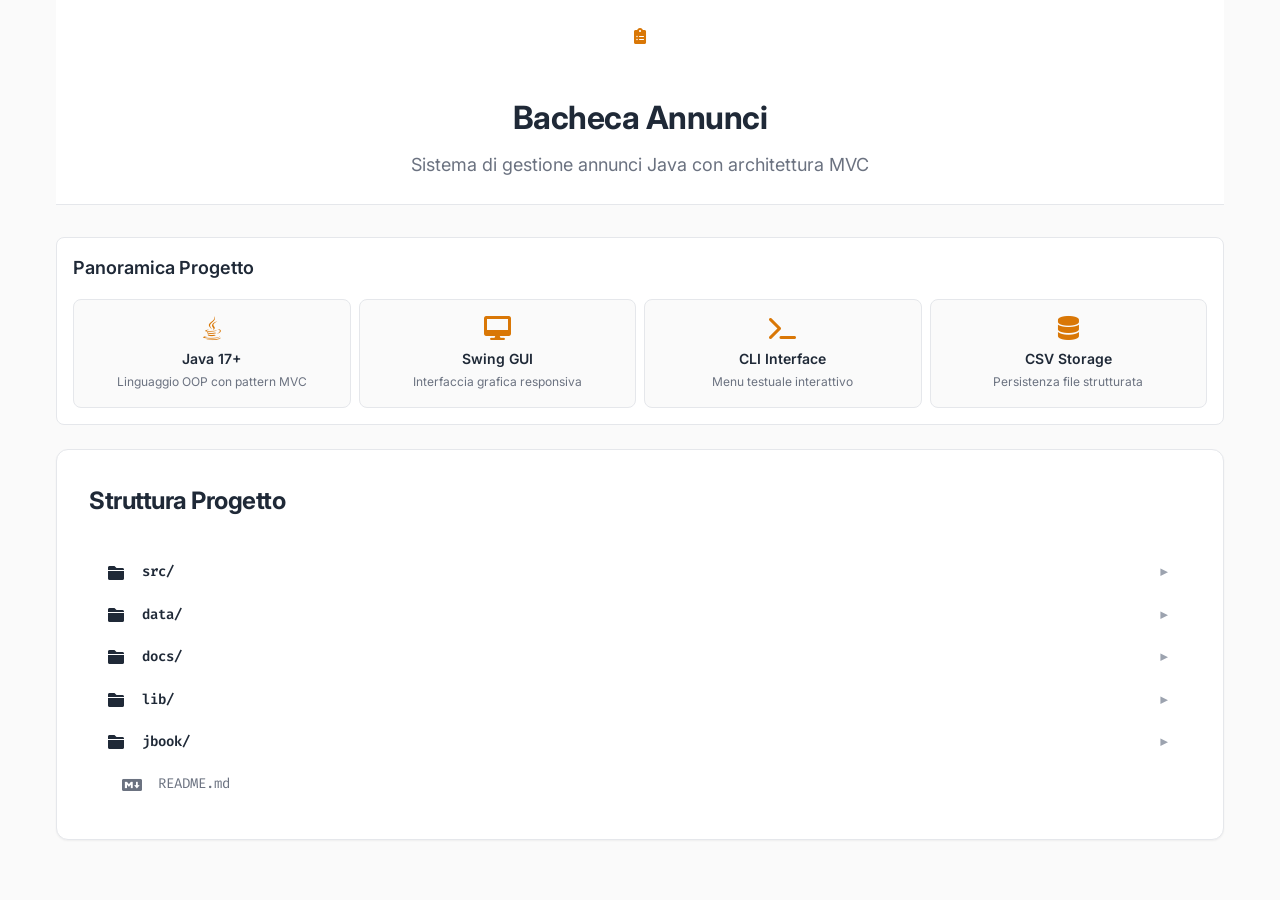
<file: index.html>
<!DOCTYPE html>
<html lang="it">
<head>
    <meta charset="UTF-8">
    <meta name="viewport" content="width=device-width, initial-scale=1.0">
    <title>Bacheca Annunci - Documentazione Progetto</title>
    <link rel="stylesheet" href="style.css">
    <link rel="stylesheet" href="https://cdnjs.cloudflare.com/ajax/libs/font-awesome/6.0.0/css/all.min.css">
    <link rel="preconnect" href="https://fonts.googleapis.com">
    <link rel="preconnect" href="https://fonts.gstatic.com" crossorigin>
    <link href="https://fonts.googleapis.com/css2?family=Inter:wght@300;400;500;600;700&family=Fira+Code:wght@300;400;500;600&display=swap" rel="stylesheet">
    <link rel="icon" href="data:image/svg+xml,<svg xmlns='http://www.w3.org/2000/svg' viewBox='0 0 100 100'><text y='.9em' font-size='90'>📋</text></svg>" type="image/svg+xml">
</head>
<body>
    <div class="container">
        <header class="header">
            <div class="header-content">
                <i class="fas fa-clipboard-list header-icon"></i>
                <h1>Bacheca Annunci</h1>
                <p>Sistema di gestione annunci Java con architettura MVC</p>
            </div>
        </header>

        <main class="main-content">
            <section class="project-overview">
                <h2>Panoramica Progetto</h2>
                <div class="overview-grid">
                    <div class="overview-card">
                        <i class="fab fa-java"></i>
                        <h3>Java 17+</h3>
                        <p>Linguaggio OOP con pattern MVC</p>
                    </div>
                    <div class="overview-card">
                        <i class="fas fa-desktop"></i>
                        <h3>Swing GUI</h3>
                        <p>Interfaccia grafica responsiva</p>
                    </div>
                    <div class="overview-card">
                        <i class="fas fa-terminal"></i>
                        <h3>CLI Interface</h3>
                        <p>Menu testuale interattivo</p>
                    </div>
                    <div class="overview-card">
                        <i class="fas fa-database"></i>
                        <h3>CSV Storage</h3>
                        <p>Persistenza file strutturata</p>
                    </div>
                </div>
            </section>

            <section class="file-explorer">
                <h2>Struttura Progetto</h2>
                <div class="file-tree">
                    <div class="file-item folder" data-type="folder" data-path="src">
                        <i class="fas fa-folder"></i>
                        <span>src/</span>
                        <span class="expand-icon">▶</span>
                    </div>
                    <div class="file-children hidden" data-parent="src">
                        <div class="file-item folder" data-type="folder" data-path="src/bacheca">
                            <i class="fas fa-folder"></i>
                            <span>bacheca/</span>
                            <span class="expand-icon">▶</span>
                        </div>
                        <div class="file-children hidden" data-parent="src/bacheca">
                            <div class="file-item file" data-type="file" data-path="src/bacheca/Annuncio.java">
                                <i class="fab fa-java"></i>
                                <span>Annuncio.java</span>
                            </div>
                            <div class="file-item file" data-type="file" data-path="src/bacheca/AnnuncioAcquisto.java">
                                <i class="fab fa-java"></i>
                                <span>AnnuncioAcquisto.java</span>
                            </div>
                            <div class="file-item file" data-type="file" data-path="src/bacheca/AnnuncioVendita.java">
                                <i class="fab fa-java"></i>
                                <span>AnnuncioVendita.java</span>
                            </div>
                            <div class="file-item file" data-type="file" data-path="src/bacheca/Bacheca.java">
                                <i class="fab fa-java"></i>
                                <span>Bacheca.java</span>
                            </div>
                            <div class="file-item file" data-type="file" data-path="src/bacheca/Utente.java">
                                <i class="fab fa-java"></i>
                                <span>Utente.java</span>
                            </div>
                        </div>
                        
                        <div class="file-item folder" data-type="folder" data-path="src/controller">
                            <i class="fas fa-folder"></i>
                            <span>controller/</span>
                            <span class="expand-icon">▶</span>
                        </div>
                        <div class="file-children hidden" data-parent="src/controller">
                            <div class="file-item file" data-type="file" data-path="src/controller/GestoreBacheca.java">
                                <i class="fab fa-java"></i>
                                <span>GestoreBacheca.java</span>
                            </div>
                            <div class="file-item file" data-type="file" data-path="src/controller/GestoreBachecaImpl.java">
                                <i class="fab fa-java"></i>
                                <span>GestoreBachecaImpl.java</span>
                            </div>
                            <div class="file-item file" data-type="file" data-path="src/controller/GestoreUtenti.java">
                                <i class="fab fa-java"></i>
                                <span>GestoreUtenti.java</span>
                            </div>
                            <div class="file-item file" data-type="file" data-path="src/controller/GestoreUtentiImpl.java">
                                <i class="fab fa-java"></i>
                                <span>GestoreUtentiImpl.java</span>
                            </div>
                        </div>
                        
                        <div class="file-item folder" data-type="folder" data-path="src/view">
                            <i class="fas fa-folder"></i>
                            <span>view/</span>
                            <span class="expand-icon">▶</span>
                        </div>
                        <div class="file-children hidden" data-parent="src/view">
                            <div class="file-item folder" data-type="folder" data-path="src/view/cli">
                                <i class="fas fa-folder"></i>
                                <span>cli/</span>
                                <span class="expand-icon">▶</span>
                            </div>
                            <div class="file-children hidden" data-parent="src/view/cli">
                                <div class="file-item file" data-type="file" data-path="src/view/cli/MainCLI.java">
                                    <i class="fab fa-java"></i>
                                    <span>MainCLI.java</span>
                                </div>
                                <div class="file-item file" data-type="file" data-path="src/view/cli/StartApp.java">
                                    <i class="fab fa-java"></i>
                                    <span>StartApp.java</span>
                                </div>
                            </div>
                            
                            <div class="file-item folder" data-type="folder" data-path="src/view/frontend">
                                <i class="fas fa-folder"></i>
                                <span>frontend/</span>
                                <span class="expand-icon">▶</span>
                            </div>
                            <div class="file-children hidden" data-parent="src/view/frontend">
                                <div class="file-item file" data-type="file" data-path="src/view/frontend/MainGUI.java">
                                    <i class="fab fa-java"></i>
                                    <span>MainGUI.java</span>
                                </div>
                            </div>
                        </div>
                        
                        <div class="file-item folder" data-type="folder" data-path="src/eccezioni">
                            <i class="fas fa-folder"></i>
                            <span>eccezioni/</span>
                            <span class="expand-icon">▶</span>
                        </div>
                        <div class="file-children hidden" data-parent="src/eccezioni">
                            <div class="file-item file" data-type="file" data-path="src/eccezioni/BachecaException.java">
                                <i class="fab fa-java"></i>
                                <span>BachecaException.java</span>
                            </div>
                            <div class="file-item file" data-type="file" data-path="src/eccezioni/DatiNonValidiException.java">
                                <i class="fab fa-java"></i>
                                <span>DatiNonValidiException.java</span>
                            </div>
                            <div class="file-item file" data-type="file" data-path="src/eccezioni/FileBachecaException.java">
                                <i class="fab fa-java"></i>
                                <span>FileBachecaException.java</span>
            </div>
                            <div class="file-item file" data-type="file" data-path="src/eccezioni/GestoreBachecaException.java">
                                <i class="fab fa-java"></i>
                                <span>GestoreBachecaException.java</span>
                            </div>
                            <div class="file-item file" data-type="file" data-path="src/eccezioni/OperazioneNonValidaException.java">
                                <i class="fab fa-java"></i>
                                <span>OperazioneNonValidaException.java</span>
                            </div>
                        </div>
                        
                        <div class="file-item folder" data-type="folder" data-path="src/test">
                            <i class="fas fa-folder"></i>
                            <span>test/</span>
                            <span class="expand-icon">▶</span>
                        </div>
                        <div class="file-children hidden" data-parent="src/test">
                            <div class="file-item file" data-type="file" data-path="src/test/TestAnnuncioVendita.java">
                                <i class="fab fa-java"></i>
                                <span>TestAnnuncioVendita.java</span>
                            </div>
                            <div class="file-item file" data-type="file" data-path="src/test/TestUtente.java">
                                <i class="fab fa-java"></i>
                                <span>TestUtente.java</span>
                            </div>
                        </div>
                    </div>
                    
                    <div class="file-item folder" data-type="folder" data-path="data">
                        <i class="fas fa-folder"></i>
                        <span>data/</span>
                        <span class="expand-icon">▶</span>
                    </div>
                    <div class="file-children hidden" data-parent="data">
                        <div class="file-item file" data-type="file" data-path="data/annunci.csv">
                            <i class="fas fa-file-csv"></i>
                            <span>annunci.csv</span>
                        </div>
                    </div>
                    
                    <div class="file-item folder" data-type="folder" data-path="docs">
                        <i class="fas fa-folder"></i>
                        <span>docs/</span>
                        <span class="expand-icon">▶</span>
                    </div>
                    <div class="file-children hidden" data-parent="docs">
                        <div class="file-item file" data-type="file" data-path="docs/Progetto 24-25.pdf">
                            <i class="fas fa-file-pdf"></i>
                            <span>Progetto 24-25.pdf</span>
                        </div>
                    </div>
                    
                    <div class="file-item folder" data-type="folder" data-path="lib">
                        <i class="fas fa-folder"></i>
                        <span>lib/</span>
                        <span class="expand-icon">▶</span>
                    </div>
                    <div class="file-children hidden" data-parent="lib">
                        <div class="file-item file" data-type="file" data-path="lib/junit-jupiter-api-5.12.0-RC1.jar">
                            <i class="fab fa-java"></i>
                            <span>junit-jupiter-api-5.12.0-RC1.jar</span>
                        </div>
                    </div>
                    
                    <div class="file-item folder" data-type="folder" data-path="jbook">
                        <i class="fas fa-folder"></i>
                        <span>jbook/</span>
                        <span class="expand-icon">▶</span>
                    </div>
                    <div class="file-children hidden" data-parent="jbook">
                        <div class="file-item folder" data-type="folder" data-path="jbook/util">
                            <i class="fas fa-folder"></i>
                            <span>util/</span>
                            <span class="expand-icon">▶</span>
                        </div>
                        <div class="file-children hidden" data-parent="jbook/util">
                            <div class="file-item file" data-type="file" data-path="jbook/util/Input.java">
                                <i class="fab fa-java"></i>
                                <span>Input.java</span>
                            </div>
                        </div>
                    </div>
                    
                    <div class="file-item file" data-type="file" data-path="README.md">
                        <i class="fab fa-markdown"></i>
                        <span>README.md</span>
                    </div>
                </div>
            </section>
        </main>
    </div>

    <!-- Modal per dettagli file -->
    <div class="modal" id="fileModal">
        <div class="modal-content">
            <span class="close">&times;</span>
            <div class="modal-header">
                <i id="modalIcon" class="fas fa-file"></i>
                <h2 id="modalTitle"></h2>
            </div>
            <div class="modal-body">
                <div class="file-info">
                    <h3>Descrizione</h3>
                    <p id="modalDescription"></p>
                </div>
                <div class="file-dependencies">
                    <h3>Dipendenze</h3>
                    <ul id="modalDependencies"></ul>
                </div>
                <div class="file-usage">
                    <h3>Utilizzo</h3>
                    <p id="modalUsage"></p>
                </div>
            </div>
        </div>
    </div>

    <script src="script.js"></script>
</body>
</html>
</file>
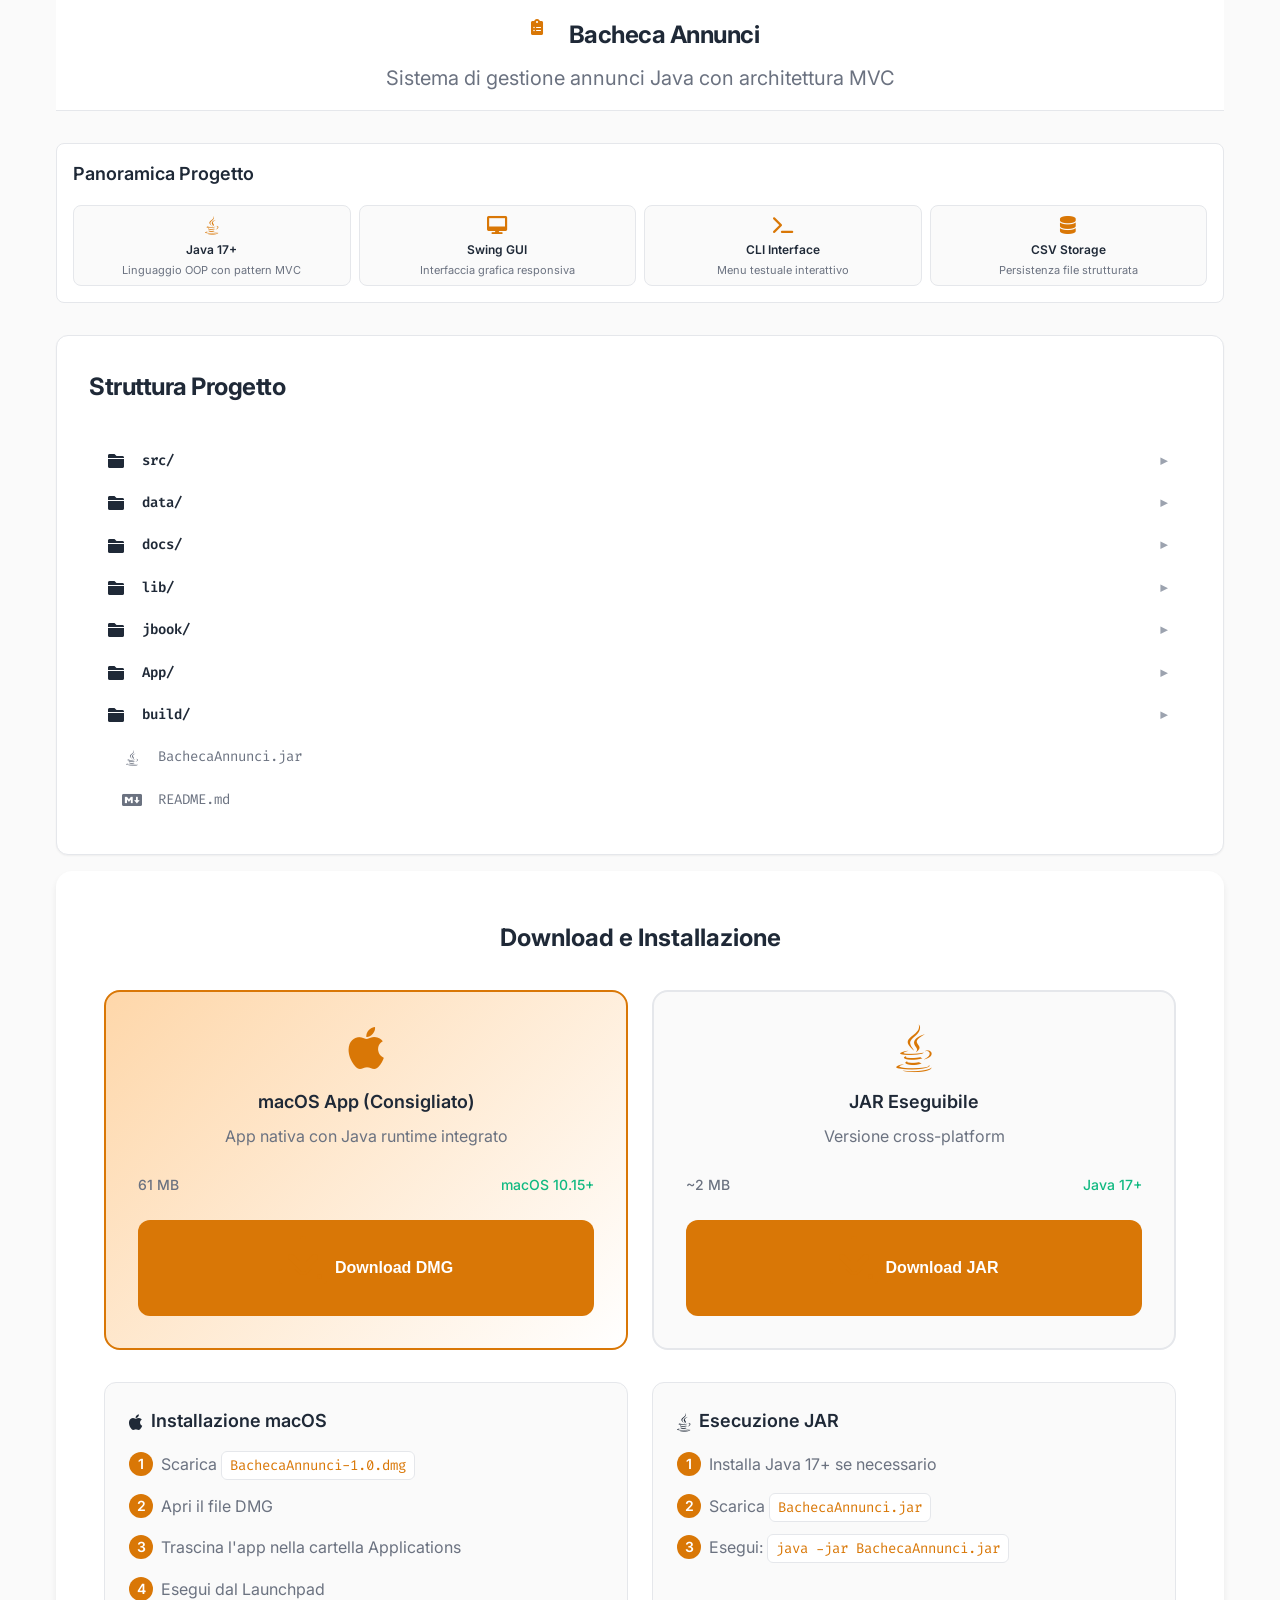
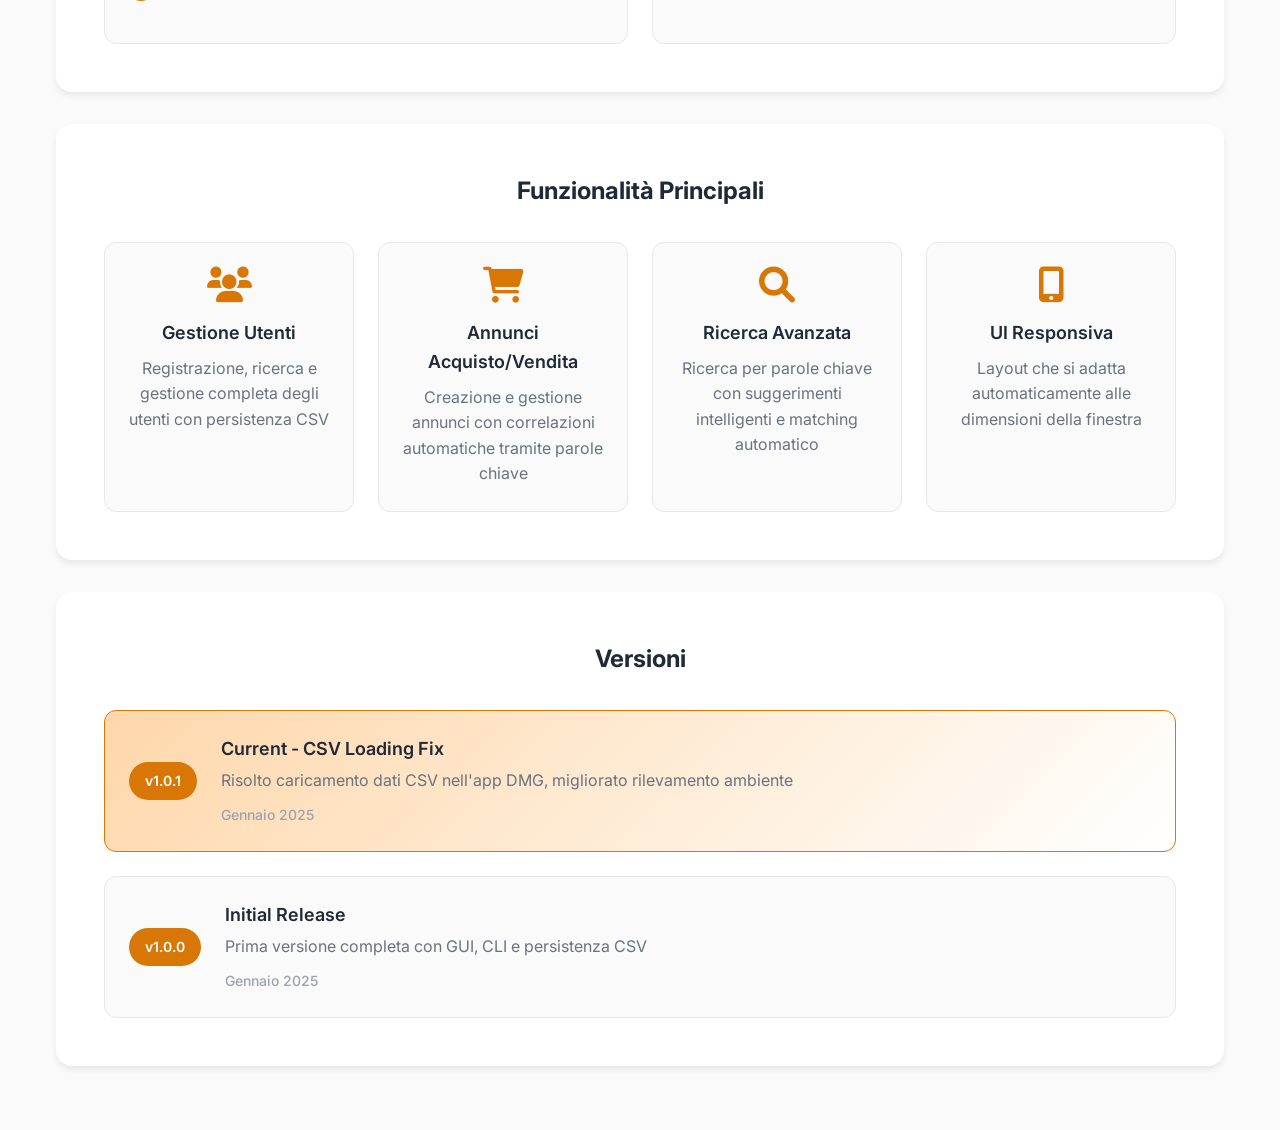
<file: website/index.html>
<!DOCTYPE html>
<html lang="it">
<head>
    <meta charset="UTF-8">
    <meta name="viewport" content="width=device-width, initial-scale=1.0">
    <title>Bacheca Annunci - Documentazione Progetto</title>
    <link rel="stylesheet" href="style.css">
    <link rel="stylesheet" href="https://cdnjs.cloudflare.com/ajax/libs/font-awesome/6.0.0/css/all.min.css">
    <link rel="preconnect" href="https://fonts.googleapis.com">
    <link rel="preconnect" href="https://fonts.gstatic.com" crossorigin>
    <link href="https://fonts.googleapis.com/css2?family=Inter:wght@300;400;500;600;700&family=Fira+Code:wght@300;400;500;600&display=swap" rel="stylesheet">
    <link rel="icon" href="data:image/svg+xml,<svg xmlns='http://www.w3.org/2000/svg' viewBox='0 0 100 100'><text y='.9em' font-size='90'>📋</text></svg>" type="image/svg+xml">
</head>
<body>
    <div class="container">
        <header class="header">
            <div class="header-content">
                <div class="header-top">
                    <i class="fas fa-clipboard-list header-icon"></i>
                    <h1>Bacheca Annunci</h1>
                </div>
                <p>Sistema di gestione annunci Java con architettura MVC</p>
            </div>
        </header>

        <main class="main-content">
            <section class="project-overview">
                <h2>Panoramica Progetto</h2>
                <div class="overview-grid">
                    <div class="overview-card">
                        <i class="fab fa-java"></i>
                        <h3>Java 17+</h3>
                        <p>Linguaggio OOP con pattern MVC</p>
                    </div>
                    <div class="overview-card">
                        <i class="fas fa-desktop"></i>
                        <h3>Swing GUI</h3>
                        <p>Interfaccia grafica responsiva</p>
                    </div>
                    <div class="overview-card">
                        <i class="fas fa-terminal"></i>
                        <h3>CLI Interface</h3>
                        <p>Menu testuale interattivo</p>
                    </div>
                    <div class="overview-card">
                        <i class="fas fa-database"></i>
                        <h3>CSV Storage</h3>
                        <p>Persistenza file strutturata</p>
                    </div>
                </div>
            </section>

            <section class="file-explorer">
                <h2>Struttura Progetto</h2>
                <div class="file-tree">
                    <div class="file-item folder" data-type="folder" data-path="src">
                        <i class="fas fa-folder"></i>
                        <span>src/</span>
                        <span class="expand-icon">▶</span>
                    </div>
                    <div class="file-children hidden" data-parent="src">
                        <div class="file-item folder" data-type="folder" data-path="src/bacheca">
                            <i class="fas fa-folder"></i>
                            <span>bacheca/</span>
                            <span class="expand-icon">▶</span>
                        </div>
                        <div class="file-children hidden" data-parent="src/bacheca">
                            <div class="file-item file" data-type="file" data-path="src/bacheca/Annuncio.java">
                                <i class="fab fa-java"></i>
                                <span>Annuncio.java</span>
                            </div>
                            <div class="file-item file" data-type="file" data-path="src/bacheca/AnnuncioAcquisto.java">
                                <i class="fab fa-java"></i>
                                <span>AnnuncioAcquisto.java</span>
                            </div>
                            <div class="file-item file" data-type="file" data-path="src/bacheca/AnnuncioVendita.java">
                                <i class="fab fa-java"></i>
                                <span>AnnuncioVendita.java</span>
                            </div>
                            <div class="file-item file" data-type="file" data-path="src/bacheca/Bacheca.java">
                                <i class="fab fa-java"></i>
                                <span>Bacheca.java</span>
                            </div>
                            <div class="file-item file" data-type="file" data-path="src/bacheca/Utente.java">
                                <i class="fab fa-java"></i>
                                <span>Utente.java</span>
                            </div>
                        </div>
                        
                        <div class="file-item folder" data-type="folder" data-path="src/controller">
                            <i class="fas fa-folder"></i>
                            <span>controller/</span>
                            <span class="expand-icon">▶</span>
                        </div>
                        <div class="file-children hidden" data-parent="src/controller">
                            <div class="file-item file" data-type="file" data-path="src/controller/GestoreBacheca.java">
                                <i class="fab fa-java"></i>
                                <span>GestoreBacheca.java</span>
                            </div>
                            <div class="file-item file" data-type="file" data-path="src/controller/GestoreBachecaImpl.java">
                                <i class="fab fa-java"></i>
                                <span>GestoreBachecaImpl.java</span>
                            </div>
                            <div class="file-item file" data-type="file" data-path="src/controller/GestoreUtenti.java">
                                <i class="fab fa-java"></i>
                                <span>GestoreUtenti.java</span>
                            </div>
                            <div class="file-item file" data-type="file" data-path="src/controller/GestoreUtentiImpl.java">
                                <i class="fab fa-java"></i>
                                <span>GestoreUtentiImpl.java</span>
                            </div>
                        </div>
                        
                        <div class="file-item folder" data-type="folder" data-path="src/view">
                            <i class="fas fa-folder"></i>
                            <span>view/</span>
                            <span class="expand-icon">▶</span>
                        </div>
                        <div class="file-children hidden" data-parent="src/view">
                            <div class="file-item folder" data-type="folder" data-path="src/view/cli">
                                <i class="fas fa-folder"></i>
                                <span>cli/</span>
                                <span class="expand-icon">▶</span>
                            </div>
                            <div class="file-children hidden" data-parent="src/view/cli">
                                <div class="file-item file" data-type="file" data-path="src/view/cli/MainCLI.java">
                                    <i class="fab fa-java"></i>
                                    <span>MainCLI.java</span>
                                </div>
                                <div class="file-item file" data-type="file" data-path="src/view/cli/StartApp.java">
                                    <i class="fab fa-java"></i>
                                    <span>StartApp.java</span>
                                </div>
                            </div>
                            
                            <div class="file-item folder" data-type="folder" data-path="src/view/frontend">
                                <i class="fas fa-folder"></i>
                                <span>frontend/</span>
                                <span class="expand-icon">▶</span>
                            </div>
                            <div class="file-children hidden" data-parent="src/view/frontend">
                                <div class="file-item file" data-type="file" data-path="src/view/frontend/MainGUI.java">
                                    <i class="fab fa-java"></i>
                                    <span>MainGUI.java</span>
                                </div>
                            </div>
                        </div>
                        
                        <div class="file-item folder" data-type="folder" data-path="src/eccezioni">
                            <i class="fas fa-folder"></i>
                            <span>eccezioni/</span>
                            <span class="expand-icon">▶</span>
                        </div>
                        <div class="file-children hidden" data-parent="src/eccezioni">
                            <div class="file-item file" data-type="file" data-path="src/eccezioni/BachecaException.java">
                                <i class="fab fa-java"></i>
                                <span>BachecaException.java</span>
                            </div>
                            <div class="file-item file" data-type="file" data-path="src/eccezioni/DatiNonValidiException.java">
                                <i class="fab fa-java"></i>
                                <span>DatiNonValidiException.java</span>
                            </div>
                            <div class="file-item file" data-type="file" data-path="src/eccezioni/FileBachecaException.java">
                                <i class="fab fa-java"></i>
                                <span>FileBachecaException.java</span>
            </div>
                            <div class="file-item file" data-type="file" data-path="src/eccezioni/GestoreBachecaException.java">
                                <i class="fab fa-java"></i>
                                <span>GestoreBachecaException.java</span>
                            </div>
                            <div class="file-item file" data-type="file" data-path="src/eccezioni/OperazioneNonValidaException.java">
                                <i class="fab fa-java"></i>
                                <span>OperazioneNonValidaException.java</span>
                            </div>
                        </div>
                        
                        <div class="file-item folder" data-type="folder" data-path="src/test">
                            <i class="fas fa-folder"></i>
                            <span>test/</span>
                            <span class="expand-icon">▶</span>
                        </div>
                        <div class="file-children hidden" data-parent="src/test">
                            <div class="file-item file" data-type="file" data-path="src/test/TestAnnuncioVendita.java">
                                <i class="fab fa-java"></i>
                                <span>TestAnnuncioVendita.java</span>
                            </div>
                            <div class="file-item file" data-type="file" data-path="src/test/TestUtente.java">
                                <i class="fab fa-java"></i>
                                <span>TestUtente.java</span>
                            </div>
                        </div>
                    </div>
                    
                    <div class="file-item folder" data-type="folder" data-path="data">
                        <i class="fas fa-folder"></i>
                        <span>data/</span>
                        <span class="expand-icon">▶</span>
                    </div>
                    <div class="file-children hidden" data-parent="data">
                        <div class="file-item file" data-type="file" data-path="data/annunci.csv">
                            <i class="fas fa-file-csv"></i>
                            <span>annunci.csv</span>
                        </div>
                        <div class="file-item file" data-type="file" data-path="data/utenti.csv">
                            <i class="fas fa-file-csv"></i>
                            <span>utenti.csv</span>
                        </div>
                    </div>
                    
                    <div class="file-item folder" data-type="folder" data-path="docs">
                        <i class="fas fa-folder"></i>
                        <span>docs/</span>
                        <span class="expand-icon">▶</span>
                    </div>
                    <div class="file-children hidden" data-parent="docs">
                        <div class="file-item file" data-type="file" data-path="docs/Progetto 24-25.pdf">
                            <i class="fas fa-file-pdf"></i>
                            <span>Progetto 24-25.pdf</span>
                        </div>
                    </div>
                    
                    <div class="file-item folder" data-type="folder" data-path="lib">
                        <i class="fas fa-folder"></i>
                        <span>lib/</span>
                        <span class="expand-icon">▶</span>
                    </div>
                    <div class="file-children hidden" data-parent="lib">
                        <div class="file-item file" data-type="file" data-path="lib/junit-jupiter-api-5.12.0-RC1.jar">
                            <i class="fab fa-java"></i>
                            <span>junit-jupiter-api-5.12.0-RC1.jar</span>
                        </div>
                    </div>
                    
                    <div class="file-item folder" data-type="folder" data-path="jbook">
                        <i class="fas fa-folder"></i>
                        <span>jbook/</span>
                        <span class="expand-icon">▶</span>
                    </div>
                    <div class="file-children hidden" data-parent="jbook">
                        <div class="file-item folder" data-type="folder" data-path="jbook/util">
                            <i class="fas fa-folder"></i>
                            <span>util/</span>
                            <span class="expand-icon">▶</span>
                        </div>
                        <div class="file-children hidden" data-parent="jbook/util">
                            <div class="file-item file" data-type="file" data-path="jbook/util/Input.java">
                                <i class="fab fa-java"></i>
                                <span>Input.java</span>
                            </div>
                        </div>
                    </div>
                    
                    <div class="file-item folder" data-type="folder" data-path="App">
                        <i class="fas fa-folder"></i>
                        <span>App/</span>
                        <span class="expand-icon">▶</span>
                    </div>
                    <div class="file-children hidden" data-parent="App">
                        <div class="file-item file" data-type="file" data-path="App/BachecaAnnunci-1.0.dmg">
                            <i class="fab fa-apple"></i>
                            <span>BachecaAnnunci-1.0.dmg</span>
                        </div>
                        <div class="file-item folder" data-type="folder" data-path="App/resources">
                            <i class="fas fa-folder"></i>
                            <span>resources/</span>
                            <span class="expand-icon">▶</span>
                        </div>
                        <div class="file-children hidden" data-parent="App/resources">
                            <div class="file-item file" data-type="file" data-path="App/resources/Minecraft Education Edition.icns">
                                <i class="fas fa-image"></i>
                                <span>Minecraft Education Edition.icns</span>
                            </div>
                        </div>
                    </div>
                    
                    <div class="file-item folder" data-type="folder" data-path="build">
                        <i class="fas fa-folder"></i>
                        <span>build/</span>
                        <span class="expand-icon">▶</span>
                    </div>
                    <div class="file-children hidden" data-parent="build">
                        <div class="file-item file" data-type="file" data-path="build/compiled-classes">
                            <i class="fas fa-file-code"></i>
                            <span>Compiled .class files</span>
                        </div>
                    </div>
                    
                    <div class="file-item file" data-type="file" data-path="BachecaAnnunci.jar">
                        <i class="fab fa-java"></i>
                        <span>BachecaAnnunci.jar</span>
                    </div>
                    
                    <div class="file-item file" data-type="file" data-path="README.md">
                        <i class="fab fa-markdown"></i>
                        <span>README.md</span>
                    </div>
                </div>
            </section>

            <section class="download-section">
                <h2>Download e Installazione</h2>
                <div class="download-options">
                    <div class="download-card primary">
                        <i class="fab fa-apple"></i>
                        <h3>macOS App (Consigliato)</h3>
                        <p>App nativa con Java runtime integrato</p>
                        <div class="download-details">
                            <span class="file-size">61 MB</span>
                            <span class="compatibility">macOS 10.15+</span>
                        </div>
                        <button class="download-btn" onclick="downloadFile('BachecaAnnunci-1.0.dmg')">
                            <i class="fas fa-download"></i>
                            Download DMG
                        </button>
                    </div>
                    
                    <div class="download-card">
                        <i class="fab fa-java"></i>
                        <h3>JAR Eseguibile</h3>
                        <p>Versione cross-platform</p>
                        <div class="download-details">
                            <span class="file-size">~2 MB</span>
                            <span class="compatibility">Java 17+</span>
                        </div>
                        <button class="download-btn" onclick="downloadFile('BachecaAnnunci.jar')">
                            <i class="fas fa-download"></i>
                            Download JAR
                        </button>
                    </div>
                </div>
                
                <div class="installation-steps">
                    <div class="step-group">
                        <h3><i class="fab fa-apple"></i> Installazione macOS</h3>
                        <ol>
                            <li>Scarica <code>BachecaAnnunci-1.0.dmg</code></li>
                            <li>Apri il file DMG</li>
                            <li>Trascina l'app nella cartella Applications</li>
                            <li>Esegui dal Launchpad</li>
                        </ol>
                    </div>
                    
                    <div class="step-group">
                        <h3><i class="fab fa-java"></i> Esecuzione JAR</h3>
                        <ol>
                            <li>Installa Java 17+ se necessario</li>
                            <li>Scarica <code>BachecaAnnunci.jar</code></li>
                            <li>Esegui: <code>java -jar BachecaAnnunci.jar</code></li>
                        </ol>
                    </div>
                </div>
            </section>

            <section class="features-section">
                <h2>Funzionalità Principali</h2>
                <div class="features-grid">
                    <div class="feature-card">
                        <i class="fas fa-users"></i>
                        <h3>Gestione Utenti</h3>
                        <p>Registrazione, ricerca e gestione completa degli utenti con persistenza CSV</p>
                    </div>
                    <div class="feature-card">
                        <i class="fas fa-shopping-cart"></i>
                        <h3>Annunci Acquisto/Vendita</h3>
                        <p>Creazione e gestione annunci con correlazioni automatiche tramite parole chiave</p>
                    </div>
                    <div class="feature-card">
                        <i class="fas fa-search"></i>
                        <h3>Ricerca Avanzata</h3>
                        <p>Ricerca per parole chiave con suggerimenti intelligenti e matching automatico</p>
                    </div>
                    <div class="feature-card">
                        <i class="fas fa-mobile-alt"></i>
                        <h3>UI Responsiva</h3>
                        <p>Layout che si adatta automaticamente alle dimensioni della finestra</p>
                    </div>
                </div>
            </section>

            <section class="version-info">
                <h2>Versioni</h2>
                <div class="version-timeline">
                    <div class="version-item current">
                        <div class="version-badge">v1.0.1</div>
                        <div class="version-details">
                            <h3>Current - CSV Loading Fix</h3>
                            <p>Risolto caricamento dati CSV nell'app DMG, migliorato rilevamento ambiente</p>
                            <span class="version-date">Gennaio 2025</span>
                        </div>
                    </div>
                    <div class="version-item">
                        <div class="version-badge">v1.0.0</div>
                        <div class="version-details">
                            <h3>Initial Release</h3>
                            <p>Prima versione completa con GUI, CLI e persistenza CSV</p>
                            <span class="version-date">Gennaio 2025</span>
                        </div>
                    </div>
                </div>
            </section>
        </main>
    </div>

    <!-- Modal per dettagli file -->
    <div class="modal" id="fileModal">
        <div class="modal-content">
            <span class="close">&times;</span>
            <div class="modal-header">
                <i id="modalIcon" class="fas fa-file"></i>
                <h2 id="modalTitle"></h2>
            </div>
            <div class="modal-body">
                <div class="file-info">
                    <h3>Descrizione</h3>
                    <p id="modalDescription"></p>
                </div>
                <div class="file-dependencies">
                    <h3>Dipendenze</h3>
                    <ul id="modalDependencies"></ul>
                </div>
                <div class="file-usage">
                    <h3>Utilizzo</h3>
                    <p id="modalUsage"></p>
                </div>
            </div>
        </div>
    </div>

    <script src="script.js"></script>
</body>
</html>
</file>
<file: style.css>
/* Reset e base styles */
* {
    margin: 0;
    padding: 0;
    box-sizing: border-box;
}

:root {
    /* Colori Claude Light Theme */
    --claude-primary: #D97706;
    --claude-primary-hover: #B45309;
    --claude-primary-light: #FED7AA;
    --claude-bg: #FAFAFA;
    --claude-surface: #FFFFFF;
    --claude-surface-hover: #F5F5F5;
    --claude-text: #1F2937;
    --claude-text-secondary: #6B7280;
    --claude-text-muted: #9CA3AF;
    --claude-border: #E5E7EB;
    --claude-border-hover: #D1D5DB;
    --claude-accent: #3B82F6;
    --claude-success: #10B981;
    --claude-warning: #F59E0B;
    --claude-error: #EF4444;
    
    /* Modern spacing */
    --spacing-xs: 4px;
    --spacing-sm: 8px;
    --spacing-md: 16px;
    --spacing-lg: 24px;
    --spacing-xl: 32px;
    --spacing-xxl: 48px;
    --spacing-xxxl: 64px;
    
    /* Typography moderna */
    --font-primary: "Inter", -apple-system, BlinkMacSystemFont, "Segoe UI", Roboto, sans-serif;
    --font-mono: "Fira Code", "SF Mono", Consolas, monospace;
    --font-size-xs: 12px;
    --font-size-sm: 14px;
    --font-size-md: 16px;
    --font-size-lg: 18px;
    --font-size-xl: 20px;
    --font-size-xxl: 24px;
    --font-size-xxxl: 32px;
    
    /* Shadows moderne */
    --shadow-sm: 0 1px 2px rgba(0, 0, 0, 0.05);
    --shadow-md: 0 4px 6px rgba(0, 0, 0, 0.07);
    --shadow-lg: 0 10px 15px rgba(0, 0, 0, 0.1);
    --shadow-xl: 0 20px 25px rgba(0, 0, 0, 0.15);
    
    /* Borders e radius */
    --border-radius: 8px;
    --border-radius-lg: 12px;
    --border-radius-xl: 16px;
    
    /* Transizioni */
    --transition-fast: 0.15s cubic-bezier(0.4, 0, 0.2, 1);
    --transition-normal: 0.3s cubic-bezier(0.4, 0, 0.2, 1);
    --transition-slow: 0.5s cubic-bezier(0.4, 0, 0.2, 1);
}

body {
    font-family: var(--font-primary);
    background-color: var(--claude-bg);
    color: var(--claude-text);
    line-height: 1.6;
    overflow-x: hidden;
    -webkit-font-smoothing: antialiased;
    -moz-osx-font-smoothing: grayscale;
}

/* Container */
.container {
    max-width: 1200px;
    margin: 0 auto;
    padding: 0 var(--spacing-md);
}

/* Header */
.header {
    background: var(--claude-surface);
    padding: var(--spacing-lg) 0;
    border-bottom: 1px solid var(--claude-border);
    position: relative;
}

.header-content {
    text-align: center;
    position: relative;
}

.header-icon {
    width: 48px;
    height: 48px;
    margin-bottom: var(--spacing-md);
    color: var(--claude-primary);
}

.header h1 {
    font-size: var(--font-size-xxxl);
    font-weight: 700;
    letter-spacing: -0.5px;
    margin-bottom: var(--spacing-sm);
    color: var(--claude-text);
}

.header p {
    font-size: var(--font-size-lg);
    color: var(--claude-text-secondary);
    font-weight: 400;
    max-width: 600px;
    margin: 0 auto;
}

/* Main Content */
.main-content {
    padding: var(--spacing-xl) 0;
}

/* Project Overview - Più compatta */
.project-overview {
    margin-bottom: var(--spacing-lg);
    padding: var(--spacing-md);
    background: var(--claude-surface);
    border: 1px solid var(--claude-border);
    border-radius: var(--border-radius);
}

.project-overview h2 {
    font-size: var(--font-size-lg);
    font-weight: 600;
    margin-bottom: var(--spacing-md);
    color: var(--claude-text);
}

.overview-grid {
    display: grid;
    grid-template-columns: repeat(auto-fit, minmax(200px, 1fr));
    gap: var(--spacing-sm);
    margin-top: var(--spacing-md);
}

.overview-card {
    background: var(--claude-bg);
    border: 1px solid var(--claude-border);
    border-radius: var(--border-radius);
    padding: var(--spacing-md);
    text-align: center;
    transition: all var(--transition-normal);
    position: relative;
}

.overview-card:hover {
    border-color: var(--claude-primary);
    transform: translateY(-2px);
    box-shadow: var(--shadow-md);
}

.overview-card i {
    font-size: 24px;
    margin-bottom: var(--spacing-sm);
    color: var(--claude-primary);
}

.overview-card h3 {
    font-size: var(--font-size-sm);
    font-weight: 600;
    margin-bottom: var(--spacing-xs);
    color: var(--claude-text);
}

.overview-card p {
    color: var(--claude-text-secondary);
    font-size: var(--font-size-xs);
    line-height: 1.4;
}

/* File Explorer - Stile Claude moderno */
.file-explorer {
    background: var(--claude-surface);
    border: 1px solid var(--claude-border);
    border-radius: var(--border-radius-lg);
    padding: var(--spacing-xl);
    box-shadow: var(--shadow-sm);
}

.file-explorer h2 {
    font-size: var(--font-size-xxl);
    font-weight: 700;
    margin-bottom: var(--spacing-xl);
    color: var(--claude-text);
    letter-spacing: -0.5px;
}

.file-tree {
    font-family: var(--font-mono);
    font-size: var(--font-size-sm);
    line-height: 1.6;
}

.file-item {
    display: flex;
    align-items: center;
    padding: var(--spacing-sm) var(--spacing-md);
    margin: 2px 0;
    border-radius: var(--border-radius);
    cursor: pointer;
    transition: all var(--transition-fast);
    position: relative;
    user-select: none;
    border: 1px solid transparent;
}

.file-item:hover {
    background: var(--claude-surface-hover);
    border-color: var(--claude-border-hover);
}

.file-item.folder {
    font-weight: 600;
    color: var(--claude-text);
}

.file-item.folder:hover {
    background: var(--claude-primary-light);
    border-color: var(--claude-primary);
}

.file-item.file {
    padding-left: var(--spacing-xl);
    color: var(--claude-text-secondary);
    font-weight: 400;
}

.file-item.file:hover {
    color: var(--claude-text);
    background: var(--claude-surface-hover);
    border-color: var(--claude-border-hover);
}

.file-item i {
    width: 20px;
    height: 20px;
    margin-right: var(--spacing-md);
    font-size: 16px;
    display: flex;
    align-items: center;
    justify-content: center;
}

.file-item span:first-of-type {
    flex-grow: 1;
}

.expand-icon {
    font-weight: 600;
    font-size: var(--font-size-sm);
    color: var(--claude-text-muted);
    margin-left: var(--spacing-sm);
    transition: transform var(--transition-fast);
    width: 20px;
    text-align: center;
}

.file-item.expanded .expand-icon {
    transform: rotate(90deg);
}

.file-children {
    padding-left: var(--spacing-xl);
    border-left: 2px solid var(--claude-border);
    margin-left: var(--spacing-md);
    margin-top: var(--spacing-xs);
}

.file-children.hidden {
    display: none;
}

.file-children.visible {
    display: block;
    animation: slideDown var(--transition-normal);
}

@keyframes slideDown {
    from {
        opacity: 0;
        transform: translateY(-10px);
    }
    to {
        opacity: 1;
        transform: translateY(0);
    }
}

/* Modal - Stile Claude moderno */
.modal {
    display: none;
    position: fixed;
    z-index: 1000;
    left: 0;
    top: 0;
    width: 100%;
    height: 100%;
    background-color: rgba(0, 0, 0, 0.5);
    backdrop-filter: blur(4px);
}

.modal-content {
    background-color: var(--claude-surface);
    margin: 5% auto;
    padding: 0;
    border: 1px solid var(--claude-border);
    border-radius: var(--border-radius-xl);
    width: 90%;
    max-width: 700px;
    max-height: 85vh;
    overflow-y: auto;
    position: relative;
    box-shadow: var(--shadow-xl);
}

.close {
    position: absolute;
    top: var(--spacing-md);
    right: var(--spacing-md);
    color: var(--claude-text-muted);
    font-size: 24px;
    font-weight: 400;
    cursor: pointer;
    z-index: 1001;
    width: 32px;
    height: 32px;
    display: flex;
    align-items: center;
    justify-content: center;
    border-radius: var(--border-radius);
    transition: all var(--transition-fast);
}

.close:hover {
    color: var(--claude-text);
    background: var(--claude-surface-hover);
}

.modal-header {
    background: var(--claude-surface);
    border-bottom: 1px solid var(--claude-border);
    color: var(--claude-text);
    padding: var(--spacing-xl);
    display: flex;
    align-items: center;
    gap: var(--spacing-md);
}

.modal-header i {
    font-size: 32px;
    color: var(--claude-primary);
}

.modal-header h2 {
    font-size: var(--font-size-xl);
    font-weight: 600;
    margin: 0;
    color: var(--claude-text);
}

.modal-body {
    padding: var(--spacing-xl);
}

.modal-body h3 {
    color: var(--claude-primary);
    font-size: var(--font-size-lg);
    font-weight: 600;
    margin-bottom: var(--spacing-md);
    margin-top: var(--spacing-xl);
    display: flex;
    align-items: center;
    gap: var(--spacing-sm);
}

.modal-body h3:first-child {
    margin-top: 0;
}

.modal-body h3::before {
    content: '';
    width: 4px;
    height: 20px;
    background: var(--claude-primary);
    border-radius: 2px;
}

.modal-body p {
    color: var(--claude-text-secondary);
    line-height: 1.6;
    margin-bottom: var(--spacing-md);
}

.modal-body ul {
    list-style: none;
    padding: 0;
}

.modal-body li {
    background: var(--claude-bg);
    padding: var(--spacing-md);
    margin: var(--spacing-sm) 0;
    border-left: 3px solid var(--claude-primary);
    color: var(--claude-text-secondary);
    font-family: var(--font-mono);
    font-size: var(--font-size-sm);
    border-radius: var(--border-radius);
    transition: all var(--transition-fast);
}

.modal-body li:hover {
    background: var(--claude-surface-hover);
    color: var(--claude-text);
}

/* Responsive Design */
@media (max-width: 768px) {
    .container {
        padding: 0 var(--spacing-sm);
    }
    
    .header {
        padding: var(--spacing-lg) 0;
    }
    
    .header h1 {
        font-size: var(--font-size-xl);
    }
    
    .header p {
        font-size: var(--font-size-md);
    }
    
    .overview-grid {
        grid-template-columns: 1fr;
        gap: var(--spacing-md);
    }
    
    .file-explorer {
        padding: var(--spacing-md);
    }
    
    .modal-content {
        width: 95%;
        margin: 10% auto;
    }
    
    .modal-header {
        padding: var(--spacing-md);
    }
    
    .modal-header h2 {
        font-size: var(--font-size-lg);
    }
    
    .modal-body {
        padding: var(--spacing-md);
    }
}

@media (max-width: 480px) {
    .header h1 {
        font-size: var(--font-size-lg);
        letter-spacing: 1px;
    }
    
    .header p {
        font-size: var(--font-size-sm);
    }
    
    .file-item {
        padding: var(--spacing-xs);
    }
    
    .file-item img {
        width: 16px;
        height: 16px;
    }
    
    .modal-content {
        width: 98%;
        margin: 5% auto;
    }
}

/* Animazioni */
@keyframes fadeIn {
    from { opacity: 0; transform: translateY(20px); }
    to { opacity: 1; transform: translateY(0); }
}

.file-children.visible {
    animation: fadeIn 0.3s ease;
}

.modal {
    animation: fadeIn 0.3s ease;
}

/* Scrollbar customization */
::-webkit-scrollbar {
    width: 8px;
}

::-webkit-scrollbar-track {
    background: var(--claude-bg);
}

::-webkit-scrollbar-thumb {
    background: var(--claude-orange);
    border-radius: 0;
}

::-webkit-scrollbar-thumb:hover {
    background: var(--claude-dark-orange);
}

/* Focus states per accessibilità */
.file-item:focus {
    outline: 2px solid var(--claude-orange);
    outline-offset: 2px;
}

.close:focus {
    outline: 2px solid var(--claude-orange);
    outline-offset: 2px;
}

/* Print styles */
@media print {
    body {
        background: white;
        color: black;
    }
    
    .modal {
        display: none;
    }
    
    .header {
        background: white;
        color: black;
        border-bottom: 2px solid black;
    }
}
</file>
<file: website/style.css>
/* Reset e base styles */
* {
    margin: 0;
    padding: 0;
    box-sizing: border-box;
}

:root {
    /* Colori Claude Light Theme */
    --claude-primary: #D97706;
    --claude-primary-hover: #B45309;
    --claude-primary-light: #FED7AA;
    --claude-bg: #FAFAFA;
    --claude-surface: #FFFFFF;
    --claude-surface-hover: #F5F5F5;
    --claude-text: #1F2937;
    --claude-text-secondary: #6B7280;
    --claude-text-muted: #9CA3AF;
    --claude-border: #E5E7EB;
    --claude-border-hover: #D1D5DB;
    --claude-accent: #3B82F6;
    --claude-success: #10B981;
    --claude-warning: #F59E0B;
    --claude-error: #EF4444;

    /* Modern spacing */
    --spacing-xs: 4px;
    --spacing-sm: 8px;
    --spacing-md: 16px;
    --spacing-lg: 24px;
    --spacing-xl: 32px;
    --spacing-xxl: 48px;
    --spacing-xxxl: 64px;

    /* Typography moderna */
    --font-primary: "Inter", -apple-system, BlinkMacSystemFont, "Segoe UI", Roboto, sans-serif;
    --font-mono: "Fira Code", "SF Mono", Consolas, monospace;
    --font-size-xs: 12px;
    --font-size-sm: 14px;
    --font-size-md: 16px;
    --font-size-lg: 18px;
    --font-size-xl: 20px;
    --font-size-xxl: 24px;
    --font-size-xxxl: 32px;

    /* Shadows moderne */
    --shadow-sm: 0 1px 2px rgba(0, 0, 0, 0.05);
    --shadow-md: 0 4px 6px rgba(0, 0, 0, 0.07);
    --shadow-lg: 0 10px 15px rgba(0, 0, 0, 0.1);
    --shadow-xl: 0 20px 25px rgba(0, 0, 0, 0.15);

    /* Borders e radius */
    --border-radius: 8px;
    --border-radius-lg: 12px;
    --border-radius-xl: 16px;

    /* Transizioni */
    --transition-fast: 0.15s cubic-bezier(0.4, 0, 0.2, 1);
    --transition-normal: 0.3s cubic-bezier(0.4, 0, 0.2, 1);
    --transition-slow: 0.5s cubic-bezier(0.4, 0, 0.2, 1);
}

body {
    font-family: var(--font-primary);
    background-color: var(--claude-bg);
    color: var(--claude-text);
    line-height: 1.6;
    overflow-x: hidden;
    -webkit-font-smoothing: antialiased;
    -moz-osx-font-smoothing: grayscale;
    word-wrap: break-word;
    overflow-wrap: break-word;
}

/* Container */
.container {
    max-width: 1200px;
    margin: 0 auto;
    padding: 0 var(--spacing-md);
}

/* Header container override */
.header .container {
    max-width: 100%;
    padding: 0 var(--spacing-md);
}

/* Header */
.header {
    background: var(--claude-surface);
    padding: var(--spacing-md) 0;
    border-bottom: 1px solid var(--claude-border);
    position: relative;
    width: 100%;
}

.header-content {
    position: relative;
    text-align: center;
    max-width: 100%;
}

.header-top {
    display: flex;
    align-items: center;
    justify-content: center;
    gap: var(--spacing-md);
    margin-bottom: var(--spacing-sm);
}

.header-icon {
    width: 32px;
    height: 32px;
    color: var(--claude-primary);
    flex-shrink: 0;
}

.header h1 {
    font-size: var(--font-size-xxl);
    font-weight: 700;
    letter-spacing: -0.5px;
    margin: 0;
    color: var(--claude-text);
}

.header p {
    font-size: var(--font-size-xl);
    color: var(--claude-text-secondary);
    font-weight: 400;
    max-width: 600px;
    margin: 0 auto;
    text-align: center;
}

/* Main Content */
.main-content {
    padding: var(--spacing-xl) 0;
}

/* Project Overview - Più compatta */
.project-overview {
    margin-bottom: var(--spacing-xl);
    padding: var(--spacing-md);
    background: var(--claude-surface);
    border: 1px solid var(--claude-border);
    border-radius: var(--border-radius);
}

.project-overview h2 {
    font-size: var(--font-size-lg);
    font-weight: 600;
    margin-bottom: var(--spacing-md);
    color: var(--claude-text);
}

.overview-grid {
    display: grid;
    grid-template-columns: repeat(auto-fit, minmax(150px, 1fr));
    gap: var(--spacing-sm);
    margin-top: var(--spacing-md);
}

.overview-card {
    background: var(--claude-bg);
    border: 1px solid var(--claude-border);
    border-radius: var(--border-radius);
    padding: var(--spacing-sm);
    text-align: center;
    transition: all var(--transition-normal);
    position: relative;
}

.overview-card:hover {
    border-color: var(--claude-primary);
    transform: translateY(-2px);
    box-shadow: var(--shadow-md);
}

.overview-card i {
    font-size: 18px;
    margin-bottom: var(--spacing-xs);
    color: var(--claude-primary);
}

.overview-card h3 {
    font-size: var(--font-size-xs);
    font-weight: 600;
    margin-bottom: var(--spacing-xs);
    color: var(--claude-text);
}

.overview-card p {
    color: var(--claude-text-secondary);
    font-size: 11px;
    line-height: 1.3;
}

/* File Explorer - Stile Claude moderno */
.file-explorer {
    background: var(--claude-surface);
    border: 1px solid var(--claude-border);
    border-radius: var(--border-radius-lg);
    padding: var(--spacing-xl);
    box-shadow: var(--shadow-sm);
    overflow: hidden;
    word-wrap: break-word;
    overflow-wrap: break-word;
}

.file-explorer h2 {
    font-size: var(--font-size-xxl);
    font-weight: 700;
    margin-bottom: var(--spacing-xl);
    color: var(--claude-text);
    letter-spacing: -0.5px;
}

.file-tree {
    font-family: var(--font-mono);
    font-size: var(--font-size-sm);
    line-height: 1.6;
    overflow: hidden;
    word-wrap: break-word;
    overflow-wrap: break-word;
    max-width: 100%;
}

.file-item {
    display: flex;
    align-items: center;
    padding: var(--spacing-sm) var(--spacing-md);
    margin: 2px 0;
    border-radius: var(--border-radius);
    cursor: pointer;
    transition: all var(--transition-fast);
    position: relative;
    user-select: none;
    border: 1px solid transparent;
    word-wrap: break-word;
    overflow-wrap: break-word;
    min-width: 0;
}

.file-item:hover {
    background: var(--claude-surface-hover);
    border-color: var(--claude-border-hover);
}

.file-item.folder {
    font-weight: 600;
    color: var(--claude-text);
}

.file-item.folder:hover {
    background: var(--claude-primary-light);
    border-color: var(--claude-primary);
}

.file-item.file {
    padding-left: var(--spacing-xl);
    color: var(--claude-text-secondary);
    font-weight: 400;
}

.file-item.file:hover {
    color: var(--claude-text);
    background: var(--claude-surface-hover);
    border-color: var(--claude-border-hover);
}

.file-item i {
    width: 20px;
    height: 20px;
    margin-right: var(--spacing-md);
    font-size: 16px;
    display: flex;
    align-items: center;
    justify-content: center;
}

.file-item span:first-of-type {
    flex-grow: 1;
    min-width: 0;
    word-wrap: break-word;
    overflow-wrap: break-word;
    white-space: nowrap;
    overflow: hidden;
    text-overflow: ellipsis;
}

.expand-icon {
    font-weight: 600;
    font-size: var(--font-size-sm);
    color: var(--claude-text-muted);
    margin-left: var(--spacing-sm);
    transition: transform var(--transition-fast);
    width: 20px;
    text-align: center;
}

.file-item.expanded .expand-icon {
    transform: rotate(90deg);
}

.file-children {
    padding-left: var(--spacing-xl);
    border-left: 2px solid var(--claude-border);
    margin-left: var(--spacing-md);
    margin-top: var(--spacing-xs);
}

.file-children.hidden {
    display: none;
}

.file-children.visible {
    display: block;
    animation: slideDown var(--transition-normal);
}

@keyframes slideDown {
    from {
        opacity: 0;
        transform: translateY(-10px);
    }
    to {
        opacity: 1;
        transform: translateY(0);
    }
}

/* Modal - Stile Anthropic/Claude moderno */
.modal {
    display: none;
    position: fixed;
    z-index: 1000;
    left: 0;
    top: 0;
    width: 100%;
    height: 100%;
    background-color: rgba(0, 0, 0, 0.4);
    backdrop-filter: blur(8px);
    animation: fadeIn 0.2s ease-out;
}

.modal-content {
    background-color: var(--claude-surface);
    margin: 3% auto;
    padding: 0;
    border: none;
    border-radius: 16px;
    width: 92%;
    max-width: 900px;
    max-height: 90vh;
    overflow: hidden;
    position: relative;
    box-shadow: 0 20px 40px rgba(0, 0, 0, 0.15), 0 0 0 1px rgba(0, 0, 0, 0.05);
    word-wrap: break-word;
    overflow-wrap: break-word;
    animation: modalSlideIn 0.3s ease-out;
}

.close {
    position: absolute;
    top: 16px;
    right: 16px;
    color: var(--claude-text-muted);
    font-size: 20px;
    font-weight: 400;
    cursor: pointer;
    z-index: 1001;
    width: 36px;
    height: 36px;
    display: flex;
    align-items: center;
    justify-content: center;
    border-radius: 50%;
    transition: all var(--transition-fast);
    background: rgba(0, 0, 0, 0.03);
    border: 1px solid rgba(0, 0, 0, 0.08);
}

.close:hover {
    color: var(--claude-text);
    background: rgba(0, 0, 0, 0.08);
    border-color: rgba(0, 0, 0, 0.12);
    transform: scale(1.05);
}

.modal-header {
    background: linear-gradient(135deg, #fafafa 0%, #f5f5f5 100%);
    border-bottom: 1px solid rgba(0, 0, 0, 0.08);
    color: var(--claude-text);
    padding: 24px 32px;
    display: flex;
    align-items: center;
    gap: 16px;
    position: relative;
}

.modal-header i {
    font-size: 28px;
    color: var(--claude-primary);
    padding: 8px;
    background: rgba(217, 119, 6, 0.1);
    border-radius: 8px;
    width: 44px;
    height: 44px;
    display: flex;
    align-items: center;
    justify-content: center;
}

.modal-header h2 {
    font-size: 26px;
    font-weight: 600;
    margin: 0;
    color: var(--claude-text);
    letter-spacing: -0.3px;
}

.modal-body {
    padding: 40px;
    word-wrap: break-word;
    overflow-wrap: break-word;
    overflow-y: auto;
    max-height: calc(90vh - 140px);
    background: var(--claude-surface);
}

.modal-body h3 {
    color: var(--claude-text);
    font-size: 20px;
    font-weight: 600;
    margin-bottom: 16px;
    margin-top: 32px;
    display: flex;
    align-items: center;
    gap: 12px;
    position: relative;
    padding-left: 16px;
}

.modal-body h3:first-child {
    margin-top: 0;
}

.modal-body h3::before {
    content: '';
    position: absolute;
    left: 0;
    top: 0;
    bottom: 0;
    width: 3px;
    background: var(--claude-primary);
    border-radius: 2px;
}

.modal-body p {
    color: var(--claude-text-secondary);
    line-height: 1.7;
    margin-bottom: 20px;
    font-size: 16px;
}

.modal-body ul {
    list-style: none;
    padding: 0;
    display: flex;
    flex-direction: column;
    gap: 6px;
}

.modal-body li {
    background: rgba(0, 0, 0, 0.02);
    padding: 16px 20px;
    margin: 0;
    border: 1px solid rgba(0, 0, 0, 0.08);
    color: var(--claude-text-secondary);
    font-family: var(--font-mono);
    font-size: 15px;
    border-radius: 8px;
    transition: all var(--transition-fast);
    word-wrap: break-word;
    overflow-wrap: break-word;
    white-space: pre-wrap;
    position: relative;
    padding-left: 20px;
}

.modal-body li.clickable-dependency {
    cursor: pointer;
    border-left: 3px solid var(--claude-primary);
    padding-left: 24px;
}

.modal-body li.clickable-dependency:hover {
    background: rgba(217, 119, 6, 0.05);
    border-color: var(--claude-primary);
    color: var(--claude-text);
    transform: translateX(2px);
}

.modal-body li:not(.clickable-dependency):hover {
    background: rgba(0, 0, 0, 0.04);
    border-color: rgba(0, 0, 0, 0.12);
    color: var(--claude-text);
}

/* Responsive Design */
@media (max-width: 768px) {
    .container {
        padding: 0 var(--spacing-sm);
    }

    .header {
        padding: var(--spacing-sm) 0;
    }

    .header-top {
        gap: var(--spacing-sm);
    }

    .header-icon {
        width: 28px;
        height: 28px;
    }

    .header h1 {
        font-size: var(--font-size-xl);
    }

    .header p {
        font-size: var(--font-size-md);
    }

    .project-overview {
        margin-bottom: var(--spacing-md);
        padding: var(--spacing-sm);
    }

    .overview-grid {
        grid-template-columns: 1fr 1fr;
        gap: var(--spacing-xs);
    }

    .overview-card {
        padding: var(--spacing-xs);
    }

    .overview-card i {
        font-size: 16px;
    }

    .overview-card h3 {
        font-size: 11px;
    }

    .overview-card p {
        font-size: 10px;
    }

    .file-explorer {
        padding: var(--spacing-md);
    }

    .modal-content {
        width: 95vw;
        height: auto;
        max-height: 88vh;
        margin: 6vh auto;
        display: flex;
        flex-direction: column;
    }

    .modal-header {
        padding: var(--spacing-md);
        flex-shrink: 0;
    }

    .modal-header h2 {
        font-size: var(--font-size-lg);
    }

    .modal-body {
        padding: var(--spacing-md);
        flex: 1;
        overflow-y: auto;
        -webkit-overflow-scrolling: touch;
        min-height: 0;
    }

    .modal-body p {
        font-size: var(--font-size-md);
    }

    .modal-body li {
        font-size: var(--font-size-sm);
        padding: var(--spacing-md);
    }
}

@media (max-width: 480px) {
    .header-top {
        gap: var(--spacing-xs);
    }

    .header-icon {
        width: 24px;
        height: 24px;
    }

    .header h1 {
        font-size: var(--font-size-lg);
        letter-spacing: 1px;
    }

    .header p {
        font-size: var(--font-size-sm);
    }

    .project-overview {
        margin-bottom: var(--spacing-sm);
    }

    .overview-grid {
        grid-template-columns: 1fr 1fr;
        gap: var(--spacing-xs);
    }

    .overview-card {
        padding: 6px;
    }

    .overview-card i {
        font-size: 14px;
    }

    .overview-card h3 {
        font-size: 10px;
    }

    .overview-card p {
        font-size: 9px;
    }

    .file-item {
        padding: var(--spacing-xs);
    }

    .file-item img {
        width: 16px;
        height: 16px;
    }

    .modal-content {
        width: 96vw;
        height: auto;
        max-height: 85vh;
        margin: 7vh auto;
    }

    .modal-header {
        padding: var(--spacing-sm);
    }

    .modal-header h2 {
        font-size: var(--font-size-md);
    }

    .modal-body {
        padding: var(--spacing-sm);
        min-height: 0;
    }

    .modal-body p {
        font-size: var(--font-size-sm);
    }

    .modal-body li {
        font-size: var(--font-size-xs);
        padding: var(--spacing-sm);
    }
}

/* Animazioni */
@keyframes fadeIn {
    from { opacity: 0; }
    to { opacity: 1; }
}

@keyframes modalSlideIn {
    from {
        opacity: 0;
        transform: translateY(20px) scale(0.95);
    }
    to {
        opacity: 1;
        transform: translateY(0) scale(1);
    }
}

.file-children.visible {
    animation: fadeIn 0.3s ease;
}

.modal {
    animation: fadeIn 0.3s ease;
}

/* Scrollbar customization */
::-webkit-scrollbar {
    width: 8px;
}

::-webkit-scrollbar-track {
    background: var(--claude-bg);
}

::-webkit-scrollbar-thumb {
    background: var(--claude-orange);
    border-radius: 0;
}

::-webkit-scrollbar-thumb:hover {
    background: var(--claude-dark-orange);
}

/* Focus states per accessibilità */
.file-item:focus {
    outline: 2px solid var(--claude-orange);
    outline-offset: 2px;
}

.close:focus {
    outline: 2px solid var(--claude-orange);
    outline-offset: 2px;
}

/* Print styles */
@media print {
    body {
        background: white;
        color: black;
    }

    .modal {
        display: none;
    }

    .header {
        background: white;
        color: black;
        border-bottom: 2px solid black;
    }
}

/* Download Section */
.download-section {
    background: var(--claude-surface);
    padding: var(--spacing-xxl);
    border-radius: 16px;
    margin-top: 1rem;
    margin-bottom: var(--spacing-xl);
    box-shadow: var(--shadow-md);
}

.download-section h2 {
    color: var(--claude-text);
    font-size: var(--font-size-xxl);
    font-weight: 700;
    margin-bottom: var(--spacing-xl);
    text-align: center;
}

.download-options {
    display: grid;
    grid-template-columns: repeat(auto-fit, minmax(300px, 1fr));
    gap: var(--spacing-lg);
    margin-bottom: var(--spacing-xl);
}

.download-card {
    background: var(--claude-bg);
    border: 2px solid var(--claude-border);
    border-radius: 16px;
    padding: var(--spacing-xl);
    text-align: center;
    transition: all var(--transition-smooth);
    position: relative;
    overflow: hidden;
}

.download-card.primary {
    border-color: var(--claude-primary);
    background: linear-gradient(135deg, var(--claude-primary-light), var(--claude-surface));
}

.download-card:hover {
    transform: translateY(-4px);
    box-shadow: var(--shadow-lg);
    border-color: var(--claude-primary);
}

.download-card i {
    font-size: 48px;
    color: var(--claude-primary);
    margin-bottom: var(--spacing-md);
}

.download-card h3 {
    color: var(--claude-text);
    font-size: var(--font-size-lg);
    font-weight: 600;
    margin-bottom: var(--spacing-sm);
}

.download-card p {
    color: var(--claude-text-secondary);
    font-size: var(--font-size-md);
    margin-bottom: var(--spacing-lg);
}

.download-details {
    display: flex;
    justify-content: space-between;
    margin-bottom: var(--spacing-lg);
    font-size: var(--font-size-sm);
}

.file-size {
    color: var(--claude-text-secondary);
    font-weight: 500;
}

.compatibility {
    color: var(--claude-success);
    font-weight: 500;
}

.download-btn {
    background: var(--claude-primary);
    color: white;
    border: none;
    padding: var(--spacing-md) var(--spacing-xl);
    border-radius: 12px;
    font-size: var(--font-size-md);
    font-weight: 600;
    cursor: pointer;
    transition: all var(--transition-smooth);
    display: inline-flex;
    align-items: center;
    gap: var(--spacing-sm);
    width: 100%;
    justify-content: center;
}

.download-btn:hover {
    background: var(--claude-primary-hover);
    transform: translateY(-2px);
    box-shadow: var(--shadow-lg);
}

.installation-steps {
    display: grid;
    grid-template-columns: repeat(auto-fit, minmax(300px, 1fr));
    gap: var(--spacing-lg);
}

.step-group {
    background: var(--claude-bg);
    border: 1px solid var(--claude-border);
    border-radius: 12px;
    padding: var(--spacing-lg);
}

.step-group h3 {
    color: var(--claude-text);
    font-size: var(--font-size-lg);
    font-weight: 600;
    margin-bottom: var(--spacing-md);
    display: flex;
    align-items: center;
    gap: var(--spacing-sm);
}

.step-group ol {
    list-style: none;
    counter-reset: step-counter;
}

.step-group li {
    counter-increment: step-counter;
    position: relative;
    padding-left: var(--spacing-xl);
    margin-bottom: var(--spacing-md);
    color: var(--claude-text-secondary);
    line-height: 1.6;
}

.step-group li::before {
    content: counter(step-counter);
    position: absolute;
    left: 0;
    top: 0;
    background: var(--claude-primary);
    color: white;
    width: 24px;
    height: 24px;
    border-radius: 50%;
    display: flex;
    align-items: center;
    justify-content: center;
    font-size: var(--font-size-sm);
    font-weight: 600;
}

.step-group code {
    background: var(--claude-surface);
    padding: 4px 8px;
    border-radius: 6px;
    font-family: var(--font-mono);
    font-size: var(--font-size-sm);
    color: var(--claude-primary);
    border: 1px solid var(--claude-border);
}

/* Features Section */
.features-section {
    background: var(--claude-surface);
    padding: var(--spacing-xxl);
    border-radius: 16px;
    margin-bottom: var(--spacing-xl);
    box-shadow: var(--shadow-md);
}

.features-section h2 {
    color: var(--claude-text);
    font-size: var(--font-size-xxl);
    font-weight: 700;
    margin-bottom: var(--spacing-xl);
    text-align: center;
}

.features-grid {
    display: grid;
    grid-template-columns: repeat(auto-fit, minmax(250px, 1fr));
    gap: var(--spacing-lg);
}

.feature-card {
    background: var(--claude-bg);
    border: 1px solid var(--claude-border);
    border-radius: 12px;
    padding: var(--spacing-lg);
    text-align: center;
    transition: all var(--transition-smooth);
}

.feature-card:hover {
    transform: translateY(-4px);
    box-shadow: var(--shadow-lg);
    border-color: var(--claude-primary);
}

.feature-card i {
    font-size: 36px;
    color: var(--claude-primary);
    margin-bottom: var(--spacing-md);
}

.feature-card h3 {
    color: var(--claude-text);
    font-size: var(--font-size-lg);
    font-weight: 600;
    margin-bottom: var(--spacing-sm);
}

.feature-card p {
    color: var(--claude-text-secondary);
    line-height: 1.6;
}

/* Version Info Section */
.version-info {
    background: var(--claude-surface);
    padding: var(--spacing-xxl);
    border-radius: 16px;
    margin-bottom: var(--spacing-xl);
    box-shadow: var(--shadow-md);
}

.version-info h2 {
    color: var(--claude-text);
    font-size: var(--font-size-xxl);
    font-weight: 700;
    margin-bottom: var(--spacing-xl);
    text-align: center;
}

.version-timeline {
    display: flex;
    flex-direction: column;
    gap: var(--spacing-lg);
}

.version-item {
    display: flex;
    align-items: center;
    gap: var(--spacing-lg);
    background: var(--claude-bg);
    border: 1px solid var(--claude-border);
    border-radius: 12px;
    padding: var(--spacing-lg);
    transition: all var(--transition-smooth);
}

.version-item.current {
    border-color: var(--claude-primary);
    background: linear-gradient(135deg, var(--claude-primary-light), var(--claude-surface));
}

.version-item:hover {
    transform: translateY(-2px);
    box-shadow: var(--shadow-md);
}

.version-badge {
    background: var(--claude-primary);
    color: white;
    padding: var(--spacing-sm) var(--spacing-md);
    border-radius: 20px;
    font-weight: 600;
    font-size: var(--font-size-sm);
    white-space: nowrap;
}

.version-details h3 {
    color: var(--claude-text);
    font-size: var(--font-size-lg);
    font-weight: 600;
    margin-bottom: var(--spacing-xs);
}

.version-details p {
    color: var(--claude-text-secondary);
    line-height: 1.6;
    margin-bottom: var(--spacing-sm);
}

.version-date {
    color: var(--claude-text-muted);
    font-size: var(--font-size-sm);
    font-weight: 500;
}

/* Responsive adjustments for new sections */
@media (max-width: 768px) {
    .download-section,
    .features-section,
    .version-info {
        padding: var(--spacing-lg);
        margin-bottom: var(--spacing-lg);
    }

    .download-options {
        grid-template-columns: 1fr;
        gap: var(--spacing-md);
    }

    .installation-steps {
        grid-template-columns: 1fr;
        gap: var(--spacing-md);
    }

    .features-grid {
        grid-template-columns: 1fr;
        gap: var(--spacing-md);
    }

    .version-item {
        flex-direction: column;
        text-align: center;
        gap: var(--spacing-md);
    }

    .version-badge {
        align-self: center;
    }
}
</file>
